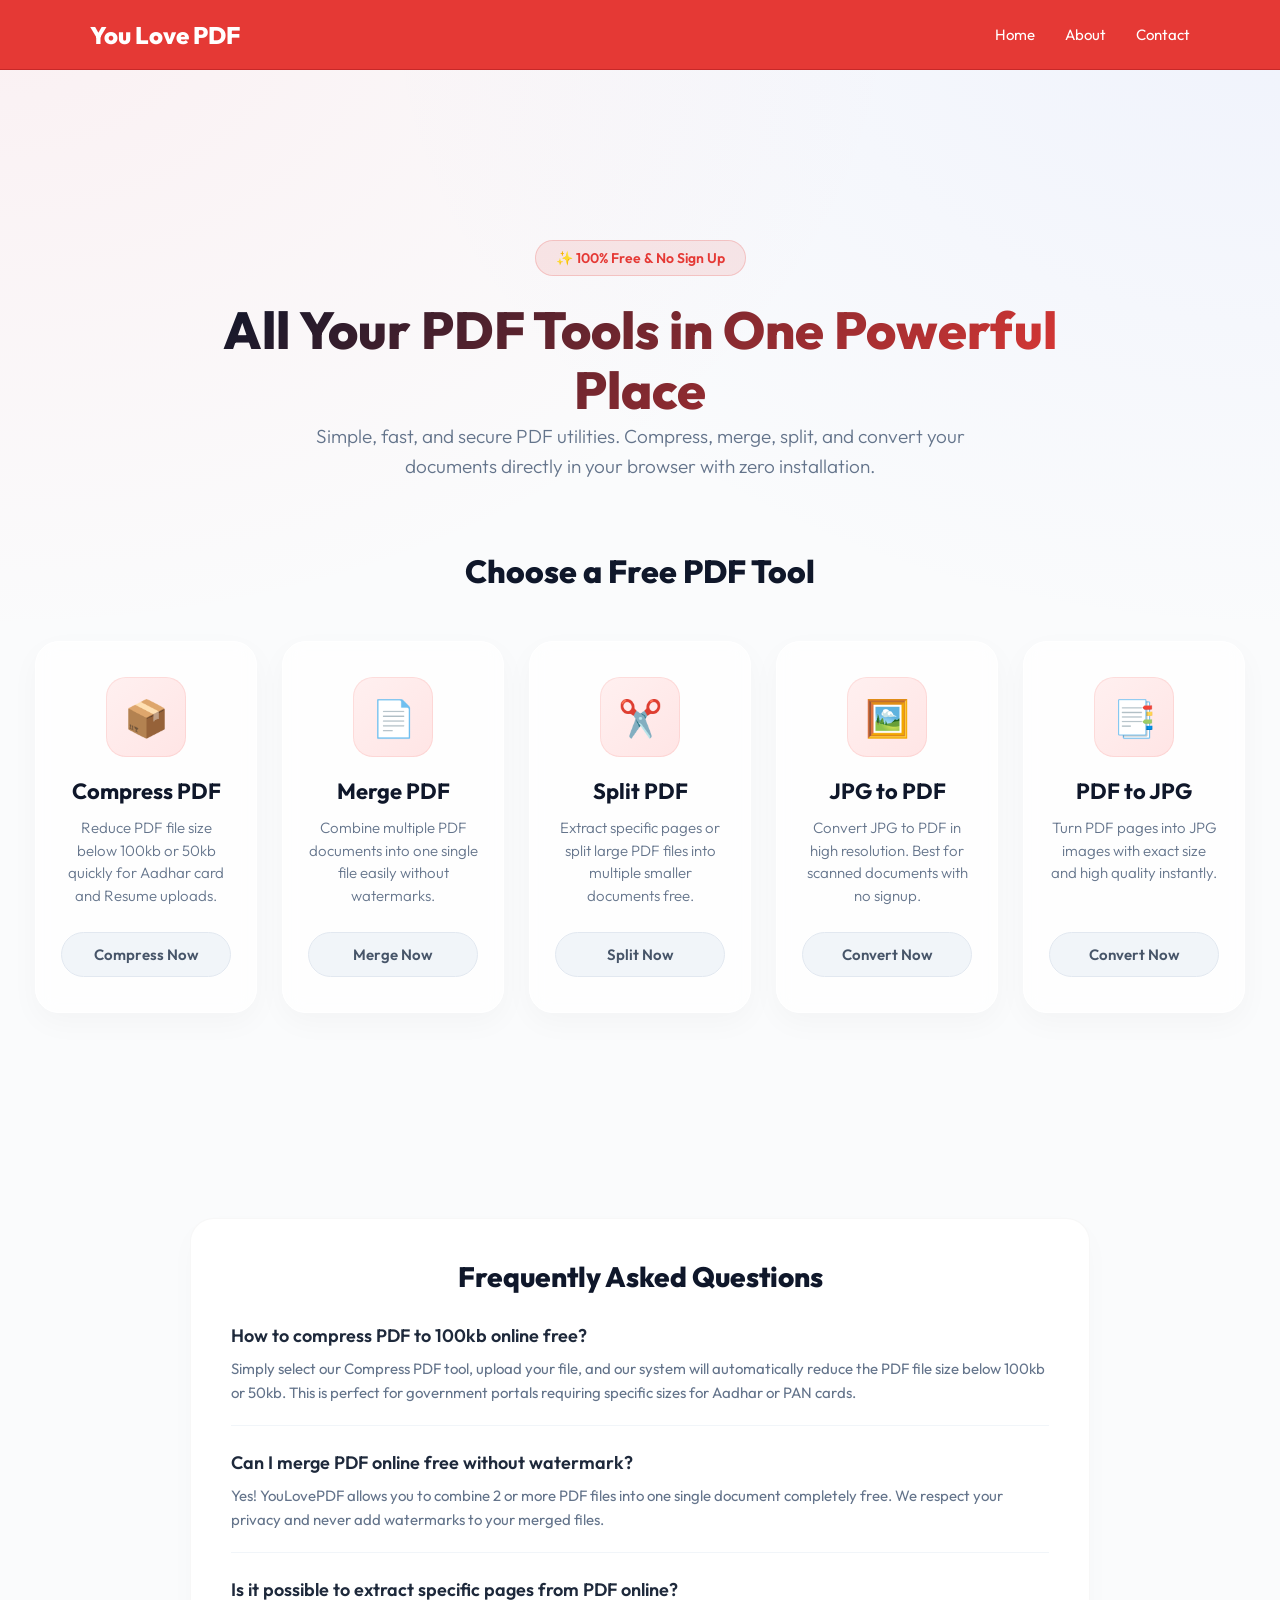
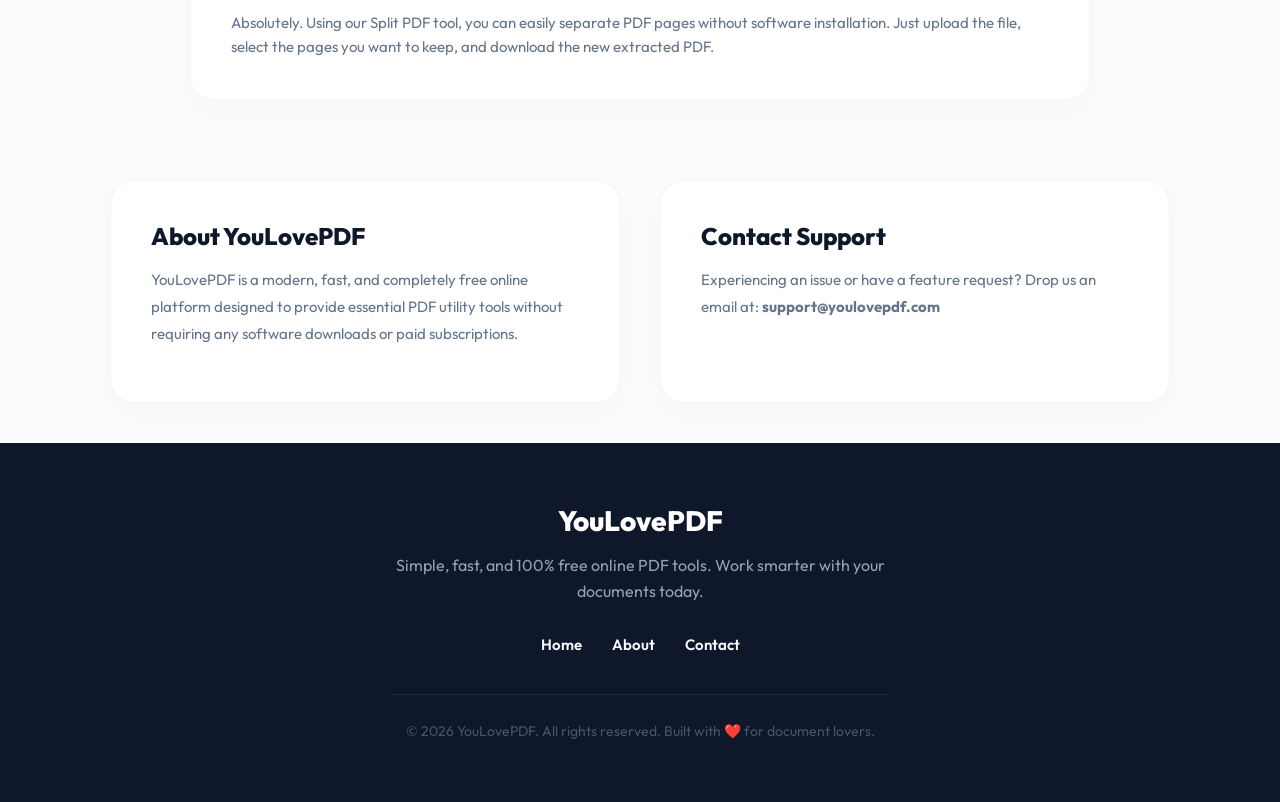
<file: index.html>
<!DOCTYPE html>
<html lang="en">
<head>
    <meta charset="UTF-8">
    <meta name="viewport" content="width=device-width, initial-scale=1.0">

    <!-- SEO Primary Meta Tags -->
    <title>Free Online PDF Tools - Compress PDF to 100kb & Merge Without Watermark | YouLovePDF</title>
    <meta name="title" content="Free Online PDF Tools - Compress PDF to 100kb & Merge Without Watermark | YouLovePDF">
    <meta name="description" content="Free online PDF tools. Compress PDF to 100kb, reduce file size below 50kb, merge PDF without watermark, split pages, and convert JPG to PDF with no sign up required.">
    <meta name="keywords" content="compress pdf to 100kb online free, reduce pdf file size below 50kb, merge pdf online free without watermark, extract specific pages from pdf online, convert jpg to pdf high resolution">
    <meta name="robots" content="index, follow">
    <link rel="canonical" href="https://youlovepdf.online/">

    <!-- Open Graph / Social Media -->
    <meta property="og:title" content="YouLovePDF - Free Online PDF Tools">
    <meta property="og:description" content="Compress PDF to 100kb, merge without watermarks, and split pages for free. No installation required.">
    <meta property="og:type" content="website">
    <meta property="og:url" content="https://youlovepdf.online/">
    <meta property="og:image" content="https://youlovepdf.online/og-image.png">
    <meta name="twitter:card" content="summary_large_image">
    <link rel="icon" type="image/png" href="favicon.png">

    <!-- Google Fonts -->
    <link rel="preconnect" href="https://fonts.googleapis.com">
    <link rel="preconnect" href="https://fonts.gstatic.com" crossorigin>
    <link href="https://fonts.googleapis.com/css2?family=Outfit:wght@300;400;600;800&display=swap" rel="stylesheet">

    <!-- Schema Structured Data (WebSite + FAQPage) -->
    <script type="application/ld+json">
    {
      "@context": "https://schema.org",
      "@graph": [
        {
          "@type": "WebSite",
          "name": "YouLovePDF",
          "url": "https://youlovepdf.online/",
          "description": "Free online PDF tools to compress, merge, split, and convert PDF files.",
          "potentialAction": {
            "@type": "SearchAction",
            "target": "https://youlovepdf.online/?s={search_term_string}",
            "query-input": "required name=search_term_string"
          }
        },
        {
          "@type": "FAQPage",
          "mainEntity": [
            {
              "@type": "Question",
              "name": "How to compress PDF to 100kb online free?",
              "acceptedAnswer": {
                "@type": "Answer",
                "text": "Simply select our Compress PDF tool, upload your file (like Aadhar or Resume), and our system will automatically reduce the PDF file size below 100kb or 50kb without losing quality."
              }
            },
            {
              "@type": "Question",
              "name": "Can I merge PDF online free without watermark?",
              "acceptedAnswer": {
                "@type": "Answer",
                "text": "Yes, YouLovePDF allows you to combine multiple PDF files into one single document completely free and without adding any watermarks to your pages."
              }
            },
            {
              "@type": "Question",
              "name": "How to extract specific pages from PDF online?",
              "acceptedAnswer": {
                "@type": "Answer",
                "text": "Use our Split PDF tool to extract specific pages or separate large PDF documents into smaller files instantly without installing any software."
              }
            }
          ]
        }
      ]
    }
    </script>

    <style>
        /* Reset & Global */
        * { margin: 0; padding: 0; box-sizing: border-box; }
        html { scroll-behavior: smooth; }
        
        body {
            font-family: 'Outfit', sans-serif;
            background-color: #fafbfc;
            background-image: 
                radial-gradient(at 0% 0%, hsla(353,100%,73%,0.08) 0px, transparent 50%),
                radial-gradient(at 100% 0%, hsla(228,100%,74%,0.08) 0px, transparent 50%);
            background-attachment: fixed;
            color: #1e293b;
            overflow-x: hidden;
        }

        /* Header */
        .header {
            width: 100%; min-height: 70px; background: #e53935;
            display: flex; align-items: center; justify-content: space-between;
            padding: 0 7%; border-bottom: 1px solid #c62828;
            position: sticky; top: 0; z-index: 1000;
        }
        .logo { font-size: 24px; font-weight: 800; color: #ffffff; white-space: nowrap; }
        .navbar { display: flex; align-items: center; gap: 30px; }
        .navbar a { text-decoration: none; color: #ffffff; font-size: 15px; transition: color 0.2s ease; }
        .navbar a:hover { color: #ffd6d6; }

        /* Ad Container */
        .page-ad {
            width: 100%; min-height: 60px; display: flex; justify-content: center;
            align-items: center; text-align: center; overflow: hidden;
            margin: 25px auto; padding: 0 10px;
        }
        .page-ad iframe {
            display: block !important; width: 468px !important; height: 60px !important;
            max-width: 100% !important; margin: 0 auto !important; border-radius: 8px;
        }

        /* Hero Section */
        .hero-section { text-align: center; padding: 60px 20px 30px; position: relative; }
        .premium-badge {
            display: inline-block; background: rgba(229, 57, 53, 0.1);
            color: #e53935; padding: 8px 20px; border-radius: 50px;
            font-size: 14px; font-weight: 600; margin-bottom: 25px;
            border: 1px solid rgba(229, 57, 53, 0.2);
        }
        .hero-section h1 {
            font-size: 52px; font-weight: 800; max-width: 850px; margin: 0 auto; line-height: 1.15;
            background: linear-gradient(135deg, #0f172a 0%, #e53935 100%);
            -webkit-background-clip: text; -webkit-text-fill-color: transparent;
        }
        .hero-section p {
            margin-top: 20px; font-size: 19px; color: #64748b; line-height: 1.6;
            max-width: 650px; margin: 0 auto; font-weight: 300;
        }

        /* Tools Section */
        .tools-wrapper { padding: 40px 20px 80px; max-width: 1250px; margin: 0 auto; }
        .tools-title { text-align: center; font-size: 32px; font-weight: 800; color: #0f172a; margin-bottom: 50px; }
        .tools-grid {
            display: grid; grid-template-columns: repeat(auto-fit, minmax(220px, 1fr)); gap: 25px; align-items: stretch;
        }

        .tool-card {
            background: rgba(255, 255, 255, 0.7); backdrop-filter: blur(10px);
            padding: 35px 25px; border: 1px solid rgba(255, 255, 255, 1);
            border-radius: 24px; text-align: center; display: flex; flex-direction: column;
            align-items: center; text-decoration: none; color: inherit;
            transition: all 0.4s cubic-bezier(0.175, 0.885, 0.32, 1.275);
            box-shadow: 0 10px 30px rgba(0, 0, 0, 0.03);
        }
        .tool-card:hover {
            transform: translateY(-12px); background: #ffffff;
            box-shadow: 0 25px 50px rgba(229, 57, 53, 0.08); border-color: rgba(229, 57, 53, 0.2);
        }
        
        .icon-wrapper {
            width: 80px; height: 80px; border-radius: 20px;
            background: linear-gradient(135deg, #fff0f0, #ffe5e5);
            display: flex; align-items: center; justify-content: center;
            font-size: 36px; margin-bottom: 20px; transition: transform 0.3s ease;
            box-shadow: inset 0 0 0 1px rgba(229, 57, 53, 0.1);
        }
        .tool-card:hover .icon-wrapper { transform: scale(1.1) rotate(5deg); }

        .tool-card h2 { font-size: 22px; font-weight: 700; color: #0f172a; margin-bottom: 12px; }
        .tool-card p { font-size: 15px; color: #64748b; line-height: 1.5; flex-grow: 1; font-weight: 300; }
        
        .tool-btn-style {
            background: #f1f5f9; color: #475569; font-weight: 600; padding: 12px 28px;
            border-radius: 50px; font-size: 15px; margin-top: 25px; width: 100%; border: 1px solid #e2e8f0;
            transition: all 0.3s ease;
        }
        .tool-card:hover .tool-btn-style {
            background: linear-gradient(135deg, #e53935, #c62828); color: #ffffff;
            border-color: transparent; box-shadow: 0 8px 20px rgba(229, 57, 53, 0.3);
        }

        /* FAQ Section */
        .faq-section {
            max-width: 900px; margin: 40px auto 80px; padding: 40px;
            background: #ffffff; border-radius: 24px; box-shadow: 0 10px 30px rgba(0,0,0,0.02);
            border: 1px solid rgba(0,0,0,0.03);
        }
        .faq-section h2 { text-align: center; font-size: 28px; color: #0f172a; margin-bottom: 30px; font-weight: 800; }
        .faq-item { margin-bottom: 25px; padding-bottom: 20px; border-bottom: 1px solid #f1f5f9; }
        .faq-item:last-child { margin-bottom: 0; padding-bottom: 0; border-bottom: none; }
        .faq-item h3 { font-size: 18px; color: #1e293b; margin-bottom: 10px; font-weight: 600; }
        .faq-item p { font-size: 15px; color: #64748b; line-height: 1.6; }

        /* Footer & Info Section */
        .info-wrapper {
            max-width: 1100px; margin: 40px auto; display: grid;
            grid-template-columns: 1fr 1fr; gap: 40px; padding: 0 20px;
        }
        .info-section {
            background: #ffffff; padding: 40px; border: 1px solid rgba(0,0,0,0.04);
            border-radius: 24px; text-align: left; box-shadow: 0 10px 30px rgba(0, 0, 0, 0.02);
        }
        .info-section h2 { font-size: 24px; color: #0f172a; margin-bottom: 15px; font-weight: 800; }
        .info-section p { font-size: 15px; line-height: 1.8; color: #64748b; margin-bottom: 15px; }

        .footer {
            margin-top: 40px; padding: 60px 20px 30px; background: #0f172a;
            color: #ffffff; text-align: center;
        }
        .footer h2 { margin-bottom: 15px; font-size: 28px; font-weight: 800; }
        .footer p { font-size: 16px; color: #94a3b8; max-width: 500px; margin: 0 auto 30px; line-height: 1.6; }
        .footer-links { margin: 30px 0; display: flex; justify-content: center; gap: 30px; flex-wrap: wrap; }
        .footer-links a { color: #f8fafc; text-decoration: none; font-size: 15px; font-weight: 600; transition: color 0.3s; }
        .footer-links a:hover { color: #e53935; }
        .footer .copyright { margin-top: 40px; font-size: 14px; color: #475569; border-top: 1px solid #1e293b; padding-top: 25px; }

        /* Mobile Responsiveness */
        @media (max-width: 768px) {
            .header { flex-direction: column; padding: 15px 20px; gap: 12px; }
            .navbar { gap: 15px; flex-wrap: wrap; justify-content: center; }
            .hero-section h1 { font-size: 38px; }
            .info-wrapper { grid-template-columns: 1fr; gap: 25px; }
            .tools-grid { grid-template-columns: 1fr; }
            .faq-section, .info-section { padding: 30px 20px; }
        }
    </style>
</head>
<body>

    <!-- HEADER -->
    <header class="header">
        <div class="logo">You Love PDF</div>
        <nav class="navbar">
            <a href="index.html">Home</a>
            <a href="#about">About</a>
            <a href="#contact">Contact</a>
        </nav>
    </header>

    <!-- TOP AD -->
    <div class="page-ad">
        <script>
            atOptions = {
                'key': '732f22f6c131ad492451f9a21d5b692e',
                'format': 'iframe',
                'height': 60,
                'width': 468,
                'params': {}
            };
        </script>
        <script src="https://www.highrevenueformat.com/732f22f6c131ad492451f9a21d5b692e/invoke.js"></script>
    </div>

    <!-- HERO SECTION -->
    <section class="hero-section">
        <div class="premium-badge">✨ 100% Free & No Sign Up</div>
        <h1>All Your PDF Tools in One Powerful Place</h1>
        <p>Simple, fast, and secure PDF utilities. Compress, merge, split, and convert your documents directly in your browser with zero installation.</p>
    </section>

    <!-- TOOLS SECTION -->
    <main class="tools-wrapper">
        <h2 class="tools-title">Choose a Free PDF Tool</h2>
        
        <div class="tools-grid">
            <!-- COMPRESS PDF -->
            <a href="https://youlovepdf.online/tools/compress.html" class="tool-card">
                <div class="icon-wrapper">📦</div>
                <h2>Compress PDF</h2>
                <p>Reduce PDF file size below 100kb or 50kb quickly for Aadhar card and Resume uploads.</p>
                <div class="tool-btn-style">Compress Now</div>
            </a>

            <!-- MERGE PDF -->
            <a href="https://youlovepdf.online/tools/merge.html" class="tool-card">
                <div class="icon-wrapper">📄</div>
                <h2>Merge PDF</h2>
                <p>Combine multiple PDF documents into one single file easily without watermarks.</p>
                <div class="tool-btn-style">Merge Now</div>
            </a>

            <!-- SPLIT PDF -->
            <a href="https://youlovepdf.online/tools/split.html" class="tool-card">
                <div class="icon-wrapper">✂️</div>
                <h2>Split PDF</h2>
                <p>Extract specific pages or split large PDF files into multiple smaller documents free.</p>
                <div class="tool-btn-style">Split Now</div>
            </a>

            <!-- JPG TO PDF -->
            <a href="https://youlovepdf.online/tools/jpg-to-pdf.html" class="tool-card">
                <div class="icon-wrapper">🖼️</div>
                <h2>JPG to PDF</h2>
                <p>Convert JPG to PDF in high resolution. Best for scanned documents with no signup.</p>
                <div class="tool-btn-style">Convert Now</div>
            </a>

            <!-- PDF TO JPG -->
            <a href="https://youlovepdf.online/tools/pdf-to-jpg.html" class="tool-card">
                <div class="icon-wrapper">📑</div>
                <h2>PDF to JPG</h2>
                <p>Turn PDF pages into JPG images with exact size and high quality instantly.</p>
                <div class="tool-btn-style">Convert Now</div>
            </a>
        </div>
    </main>

    <!-- BOTTOM AD -->
    <div class="page-ad">
        <script>
            atOptions = {
                'key': '732f22f6c131ad492451f9a21d5b692e',
                'format': 'iframe',
                'height': 60,
                'width': 468,
                'params': {}
            };
        </script>
        <script src="https://www.highrevenueformat.com/732f22f6c131ad492451f9a21d5b692e/invoke.js"></script>
    </div>

    <!-- SEO FAQ SECTION -->
    <section class="faq-section">
        <h2>Frequently Asked Questions</h2>
        
        <div class="faq-item">
            <h3>How to compress PDF to 100kb online free?</h3>
            <p>Simply select our Compress PDF tool, upload your file, and our system will automatically reduce the PDF file size below 100kb or 50kb. This is perfect for government portals requiring specific sizes for Aadhar or PAN cards.</p>
        </div>
        
        <div class="faq-item">
            <h3>Can I merge PDF online free without watermark?</h3>
            <p>Yes! YouLovePDF allows you to combine 2 or more PDF files into one single document completely free. We respect your privacy and never add watermarks to your merged files.</p>
        </div>

        <div class="faq-item">
            <h3>Is it possible to extract specific pages from PDF online?</h3>
            <p>Absolutely. Using our Split PDF tool, you can easily separate PDF pages without software installation. Just upload the file, select the pages you want to keep, and download the new extracted PDF.</p>
        </div>
    </section>

    <!-- ABOUT & CONTACT -->
    <div class="info-wrapper">
        <section id="about" class="info-section">
            <h2>About YouLovePDF</h2>
            <p>YouLovePDF is a modern, fast, and completely free online platform designed to provide essential PDF utility tools without requiring any software downloads or paid subscriptions.</p>
        </section>

        <section id="contact" class="info-section">
            <h2>Contact Support</h2>
            <p>Experiencing an issue or have a feature request? Drop us an email at: <strong>support@youlovepdf.com</strong></p>
        </section>
    </div>

    <!-- FOOTER -->
    <footer class="footer">
        <h2>YouLovePDF</h2>
        <p>Simple, fast, and 100% free online PDF tools. Work smarter with your documents today.</p>
        
        <div class="footer-links">
            <a href="index.html">Home</a>
            <a href="#about">About</a>
            <a href="#contact">Contact</a>
        </div>
        
        <p class="copyright">
            © 2026 YouLovePDF. All rights reserved. Built with ❤️ for document lovers.
        </p>
    </footer>

</body>
</html>
</file>
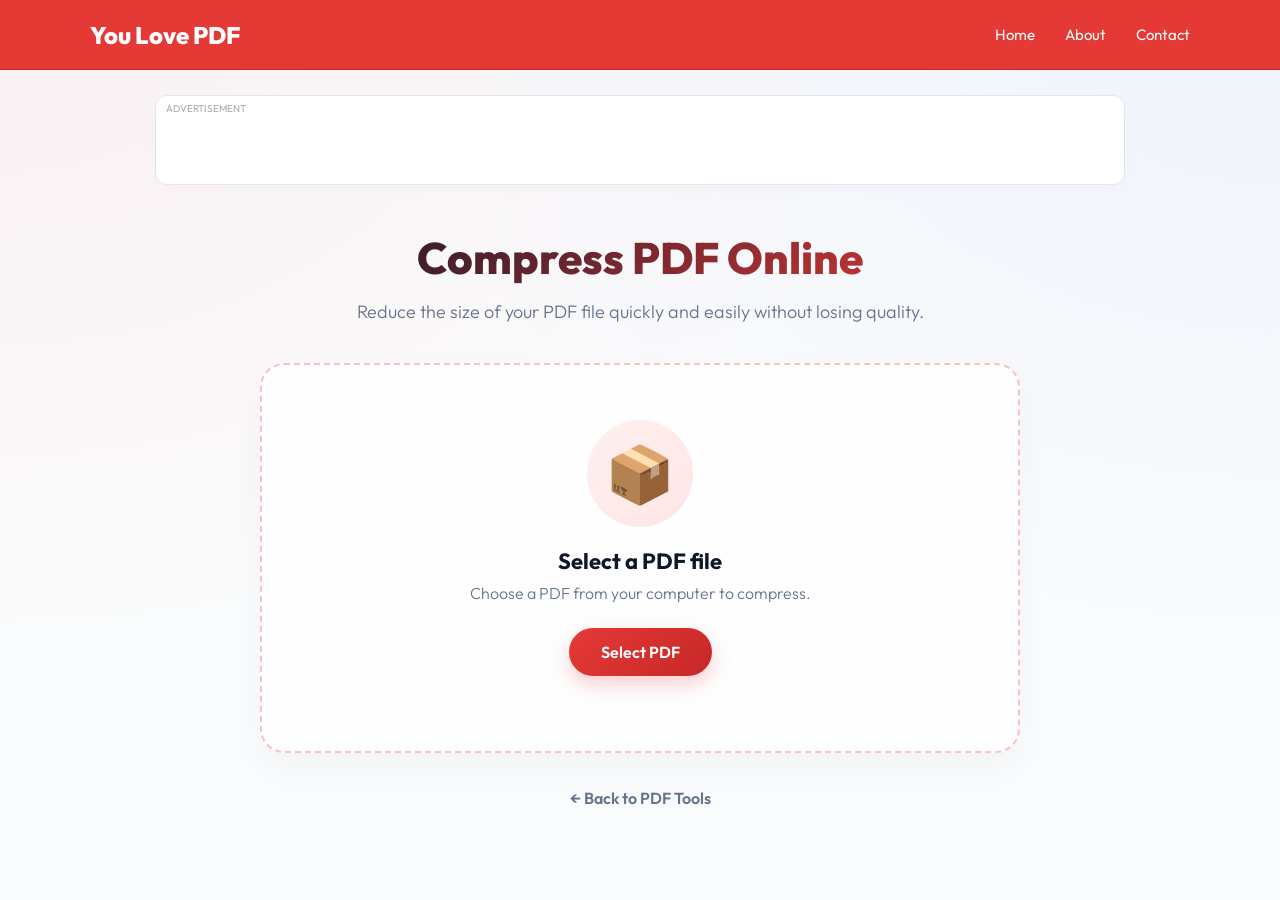
<file: tools/compress.html>
<!DOCTYPE html>
<html lang="en">
<head>
    <meta charset="UTF-8">
    <meta name="viewport" content="width=device-width, initial-scale=1.0">
    
    <!-- SEO Primary Meta Tags -->
    <title>Compress PDF to 100kb Online Free - YouLovePDF</title>
    <meta name="title" content="Compress PDF to 100kb Online Free - YouLovePDF">
    <meta name="description" content="Compress PDF online for free. Reduce PDF file size below 100kb or 50kb quickly without losing quality. Perfect for Aadhar, PAN, and Resume uploads.">
    <meta name="keywords" content="compress pdf to 100kb online free, reduce pdf file size below 50kb, compress aadhar card pdf file size, compress pdf free no sign up">
    <meta name="robots" content="index, follow">
    <link rel="canonical" href="https://youlovepdf.online/tools/compress.html">

    <!-- Open Graph / Social Media -->
    <meta property="og:title" content="Compress PDF to 100kb Online Free - YouLovePDF">
    <meta property="og:description" content="Free online PDF compressor to reduce PDF file size quickly and easily without installation.">
    <meta property="og:type" content="website">
    <meta property="og:url" content="https://youlovepdf.online/tools/compress.html">
    <meta property="og:image" content="https://youlovepdf.online/og-image.png">
    <meta name="twitter:card" content="summary_large_image">
    <link rel="icon" type="image/png" href="../favicon.png">

    <!-- Google Fonts for Premium Look -->
    <link rel="preconnect" href="https://fonts.googleapis.com">
    <link rel="preconnect" href="https://fonts.gstatic.com" crossorigin>
    <link href="https://fonts.googleapis.com/css2?family=Outfit:wght@300;400;600;800&display=swap" rel="stylesheet">

    <!-- Schema Structured Data -->
    <script type="application/ld+json">
    {
      "@context": "https://schema.org",
      "@type": "WebApplication",
      "name": "YouLovePDF - Compress PDF",
      "url": "https://youlovepdf.online/tools/compress.html",
      "description": "Reduce PDF file size for free without losing quality.",
      "applicationCategory": "Utility",
      "operatingSystem": "All"
    }
    </script>

    <style>
        * {
            margin: 0;
            padding: 0;
            box-sizing: border-box;
        }

        body {
            font-family: 'Outfit', sans-serif;
            background-color: #fafbfc;
            background-image: 
                radial-gradient(at 0% 0%, hsla(353,100%,73%,0.08) 0px, transparent 50%),
                radial-gradient(at 100% 0%, hsla(228,100%,74%,0.08) 0px, transparent 50%);
            background-attachment: fixed;
            color: #1e293b;
            overflow-x: hidden;
        }

        .header {
            width: 100%;
            min-height: 70px;
            background: #e53935;
            display: flex;
            align-items: center;
            justify-content: space-between;
            padding: 0 7%;
            border-bottom: 1px solid #c62828;
            position: sticky;
            top: 0;
            z-index: 1000;
        }

        .logo {
            font-size: 24px;
            font-weight: 800;
            color: #ffffff;
        }

        .navbar {
            display: flex;
            gap: 30px;
        }

        .navbar a {
            text-decoration: none;
            color: #ffffff;
            font-size: 15px;
            transition: color 0.2s ease;
        }

        .navbar a:hover {
            color: #ffd6d6;
        }

        .top-ad {
            width: min(970px, 92%);
            min-height: 90px;
            margin: 25px auto 0;
            background: #ffffff;
            border: 1px solid #e2e5ea;
            border-radius: 12px;
            display: flex;
            align-items: center;
            justify-content: center;
            color: #999;
            font-size: 13px;
            position: relative;
            overflow: hidden;
            box-shadow: 0 4px 12px rgba(0,0,0,0.02);
        }

        .top-ad-label {
            position: absolute;
            top: 6px;
            left: 10px;
            font-size: 10px;
            color: #aaa;
            text-transform: uppercase;
            z-index: 2;
        }

        .ad-container {
            width: 100%;
            display: flex;
            justify-content: center;
            align-items: center;
            text-align: center;
            overflow: hidden;
        }

        .ad-container iframe {
            display: block !important;
            margin: 0 auto !important;
        }

        .container {
            max-width: 800px;
            margin: 45px auto 70px;
            padding: 0 20px;
            text-align: center;
        }

        h1 {
            font-size: 44px;
            font-weight: 800;
            margin-bottom: 15px;
            background: linear-gradient(135deg, #0f172a 0%, #e53935 100%);
            -webkit-background-clip: text;
            -webkit-text-fill-color: transparent;
        }

        .description {
            color: #64748b;
            font-size: 18px;
            margin-bottom: 40px;
            font-weight: 300;
        }

        .upload-box {
            background: rgba(255, 255, 255, 0.8);
            backdrop-filter: blur(12px);
            border: 2px dashed rgba(229, 57, 53, 0.3);
            border-radius: 24px;
            padding: 55px 25px;
            box-shadow: 0 15px 35px rgba(0, 0, 0, 0.03);
            transition: all 0.3s ease;
        }
        .upload-box:hover {
            border-color: #e53935;
            background: #ffffff;
            box-shadow: 0 20px 40px rgba(229, 57, 53, 0.08);
        }

        .upload-icon {
            font-size: 56px;
            margin-bottom: 20px;
            display: inline-block;
            background: linear-gradient(135deg, #fff0f0, #ffe5e5);
            padding: 18px;
            border-radius: 50%;
        }

        .upload-box h2 {
            margin-bottom: 8px;
            font-size: 22px;
            font-weight: 700;
            color: #0f172a;
        }

        .upload-box p {
            color: #64748b;
            margin-bottom: 25px;
            font-weight: 300;
        }

        .upload-button {
            display: inline-block;
            background: linear-gradient(135deg, #e53935, #c62828);
            color: white;
            padding: 14px 32px;
            border-radius: 50px;
            cursor: pointer;
            font-size: 16px;
            font-weight: 600;
            box-shadow: 0 8px 20px rgba(229, 57, 53, 0.25);
            transition: transform 0.2s, box-shadow 0.2s;
        }

        .upload-button:hover {
            transform: translateY(-2px);
            box-shadow: 0 12px 25px rgba(229, 57, 53, 0.35);
        }

        #pdfFile {
            display: none;
        }

        #fileName {
            margin-top: 20px;
            color: #0f172a;
            font-weight: 600;
            font-size: 16px;
        }

        #fileSize {
            margin-top: 6px;
            color: #64748b;
            font-size: 14px;
        }

        #compressButton {
            display: none;
            margin: 20px auto 0;
            padding: 14px 32px;
            background: linear-gradient(135deg, #e53935, #c62828);
            color: white;
            border: none;
            border-radius: 50px;
            cursor: pointer;
            font-size: 16px;
            font-weight: 600;
            box-shadow: 0 8px 20px rgba(229, 57, 53, 0.25);
            transition: transform 0.2s;
        }

        #compressButton:hover {
            transform: translateY(-2px);
        }

        #compressButton:disabled {
            opacity: 0.7;
            cursor: not-allowed;
            transform: none;
        }

        #processingArea {
            display: none;
            margin: 28px auto 0;
            max-width: 520px;
        }

        #progressPercentage {
            font-size: 24px;
            font-weight: 800;
            color: #0f172a;
            margin-bottom: 10px;
        }

        .progress-track {
            width: 100%;
            height: 12px;
            background: #e2e8f0;
            border-radius: 999px;
            overflow: hidden;
        }

        #progressBar {
            width: 0%;
            height: 100%;
            background: linear-gradient(135deg, #e53935, #c62828);
            border-radius: 999px;
            transition: width 0.25s ease;
        }

        #progressText {
            margin-top: 10px;
            color: #64748b;
            font-size: 14px;
        }

        /* Please wait area */
        #pleaseWaitArea {
            display: none;
            margin-top: 20px;
        }

        #pleaseWaitText {
            color: #475569;
            font-size: 14px;
            font-weight: 600;
            margin-bottom: 12px;
        }

        .processing-ad {
            width: 100%;
            min-height: 60px;
            display: flex;
            justify-content: center;
            align-items: center;
            overflow: hidden;
            background: #ffffff;
            border-radius: 12px;
            border: 1px solid #e2e8f0;
        }

        .processing-ad iframe {
            display: block !important;
            margin: 0 auto !important;
        }

        #status {
            margin-top: 20px;
            color: #0f172a;
            font-weight: 700;
            font-size: 16px;
        }

        #result {
            margin-top: 8px;
            color: #64748b;
            font-size: 15px;
        }

        #downloadButton {
            display: none;
            margin: 24px auto 0;
            padding: 14px 32px;
            background: linear-gradient(135deg, #10b981, #059669); /* Green for success download */
            color: white;
            border: none;
            border-radius: 50px;
            cursor: pointer;
            font-size: 16px;
            font-weight: 600;
            box-shadow: 0 8px 20px rgba(16, 185, 129, 0.25);
            transition: transform 0.2s;
        }

        #downloadButton:hover {
            transform: translateY(-2px);
            box-shadow: 0 12px 25px rgba(16, 185, 129, 0.35);
        }

        .back-button {
            display: inline-block;
            margin-top: 35px;
            text-decoration: none;
            color: #64748b;
            font-weight: 600;
            transition: color 0.2s;
        }
        .back-button:hover {
            color: #e53935;
        }

        @media (max-width: 768px) {
            .header {
                min-height: auto;
                padding: 20px;
                flex-direction: column;
                gap: 15px;
            }

            .navbar {
                gap: 18px;
                flex-wrap: wrap;
                justify-content: center;
            }

            .top-ad {
                min-height: 70px;
            }

            .container {
                margin: 40px auto;
            }

            h1 {
                font-size: 32px;
            }

            .upload-box {
                padding: 40px 15px;
            }

            .ad-container iframe, .processing-ad iframe {
                max-width: 100% !important;
            }
        }
    </style>
</head>

<body>

<header class="header">
    <div class="logo">You Love PDF</div>
    <nav class="navbar">
        <a href="../index.html">Home</a>
        <a href="../index.html#about">About</a>
        <a href="../index.html#contact">Contact</a>
    </nav>
</header>

<!-- Top Advertisement -->
<div class="top-ad">
    <span class="top-ad-label">Advertisement</span>
    <div class="ad-container">
        <script>
            atOptions = {
                'key' : '732f22f6c131ad492451f9a21d5b692e',
                'format' : 'iframe',
                'height' : 60,
                'width' : 468,
                'params' : {}
            };
        </script>
        <script src="https://www.highrevenueformat.com/732f22f6c131ad492451f9a21d5b692e/invoke.js"></script>
    </div>
</div>

<main class="container">
    <h1>Compress PDF Online</h1>
    <p class="description">Reduce the size of your PDF file quickly and easily without losing quality.</p>

    <div class="upload-box">
        <div class="upload-icon">📦</div>
        <h2>Select a PDF file</h2>
        <p>Choose a PDF from your computer to compress.</p>

        <label for="pdfFile" class="upload-button">Select PDF</label>
        <input type="file" id="pdfFile" accept=".pdf,application/pdf">

        <div id="fileName"></div>
        <div id="fileSize"></div>

        <button id="compressButton">Compress PDF</button>

        <div id="processingArea">
            <div id="progressPercentage">0%</div>
            <div class="progress-track">
                <div id="progressBar"></div>
            </div>
            <div id="progressText">Preparing...</div>

            <!-- Please Wait + Ad -->
            <div id="pleaseWaitArea">
                <div id="pleaseWaitText">Please wait while your PDF is being processed...</div>
                <div class="processing-ad">
                    <script>
                        atOptions = {
                            'key' : '732f22f6c131ad492451f9a21d5b692e',
                            'format' : 'iframe',
                            'height' : 60,
                            'width' : 468,
                            'params' : {}
                        };
                    </script>
                    <script src="https://www.highrevenueformat.com/732f22f6c131ad492451f9a21d5b692e/invoke.js"></script>
                </div>
            </div>

            <button id="downloadButton">Download PDF</button>
        </div>

        <div id="status"></div>
        <div id="result"></div>
    </div>

    <a href="../index.html" class="back-button">← Back to PDF Tools</a>
</main>

<script>
    const BACKEND_URL = "https://you-love-pdf-backend.onrender.com";

    const pdfFile = document.getElementById("pdfFile");
    const fileName = document.getElementById("fileName");
    const fileSize = document.getElementById("fileSize");
    const compressButton = document.getElementById("compressButton");
    const status = document.getElementById("status");
    const result = document.getElementById("result");
    const progressArea = document.getElementById("processingArea");
    const progressBar = document.getElementById("progressBar");
    const progressPercentage = document.getElementById("progressPercentage");
    const progressText = document.getElementById("progressText");
    const pleaseWaitArea = document.getElementById("pleaseWaitArea");
    const downloadButton = document.getElementById("downloadButton");

    let readyDownloadUrl = null;
    let readyDownloadName = null;

    function formatSize(bytes) {
        if (bytes < 1024) return bytes.toFixed(0) + " B";
        if (bytes < 1024 * 1024) return (bytes / 1024).toFixed(2) + " KB";
        return (bytes / (1024 * 1024)).toFixed(2) + " MB";
    }

    pdfFile.addEventListener("change", function () {
        if (pdfFile.files.length === 0) return;
        const file = pdfFile.files[0];

        if (file.type !== "application/pdf" && !file.name.toLowerCase().endsWith(".pdf")) {
            alert("Please select a PDF file.");
            pdfFile.value = "";
            return;
        }

        fileName.textContent = "Selected: " + file.name;
        fileSize.textContent = "Original size: " + formatSize(file.size);
        compressButton.style.display = "inline-block";
        status.textContent = "";
        result.textContent = "";
    });

    compressButton.addEventListener("click", async function () {
        if (pdfFile.files.length === 0) {
            alert("Please select a PDF file first.");
            return;
        }

        const file = pdfFile.files[0];
        compressButton.disabled = true;
        downloadButton.style.display = "none";

        if (readyDownloadUrl) {
            URL.revokeObjectURL(readyDownloadUrl);
            readyDownloadUrl = null;
        }

        progressArea.style.display = "block";
        pleaseWaitArea.style.display = "block";
        status.textContent = "";
        result.textContent = "";

        progressBar.style.width = "0%";
        progressPercentage.textContent = "0%";
        progressPercentage.style.display = "";
        document.querySelector("#processingArea .progress-track").style.display = "";
        progressText.textContent = "Preparing compression...";
        progressText.style.display = "";
        compressButton.textContent = "Compressing...";
        status.textContent = "Uploading PDF...";

        let progress = 5;
        progressBar.style.width = progress + "%";
        progressPercentage.textContent = progress + "%";

        const progressTimer = setInterval(function () {
            if (progress < 90) {
                progress += Math.max(1, Math.round((90 - progress) / 12));
                if (progress > 90) progress = 90;
                progressBar.style.width = progress + "%";
                progressPercentage.textContent = progress + "%";
                progressText.textContent = progress < 35 ? "Uploading PDF..." : "Compressing PDF...";
            }
        }, 350);

        try {
            const formData = new FormData();
            formData.append("file", file);
            status.textContent = "Compressing PDF...";

            const response = await fetch(BACKEND_URL + "/compress", {
                method: "POST",
                body: formData
            });

            if (!response.ok) {
                let errorMessage = "PDF compression failed.";
                try {
                    const errorData = await response.json();
                    if (errorData.message) errorMessage = errorData.message;
                } catch (e) {}
                throw new Error(errorMessage);
            }

            status.textContent = "Preparing download...";
            const compressedBlob = await response.blob();
            clearInterval(progressTimer);

            const compressedSize = compressedBlob.size;
            readyDownloadUrl = URL.createObjectURL(compressedBlob);
            readyDownloadName = "compressed-" + file.name;

            progressBar.style.width = "100%";
            progressPercentage.textContent = "100%";
            progressText.textContent = "PDF is ready to download.";

            if (compressedSize < file.size) {
                const reduction = (((file.size - compressedSize) / file.size) * 100).toFixed(1);
                status.textContent = "Compression complete!";
                result.textContent = "Original: " + formatSize(file.size) + " → Compressed: " + formatSize(compressedSize) + " (" + reduction + "% smaller)";
            } else {
                status.textContent = "PDF processed successfully.";
                result.textContent = "The PDF could not be reduced further, so the original file was kept.";
            }

            setTimeout(function () {
                progressPercentage.style.display = "none";
                document.querySelector("#processingArea .progress-track").style.display = "none";
                progressText.style.display = "none";
                pleaseWaitArea.style.display = "none";
                downloadButton.style.display = "inline-block";
            }, 250);

        } catch (error) {
            clearInterval(progressTimer);
            progressArea.style.display = "none";
            pleaseWaitArea.style.display = "none";
            progressPercentage.style.display = "";
            document.querySelector("#processingArea .progress-track").style.display = "";
            progressText.style.display = "";
            downloadButton.style.display = "none";

            console.error("Compression error:", error);
            status.textContent = "";
            alert(error.message || "Sorry, this PDF could not be compressed.");
        }

        compressButton.disabled = false;
        compressButton.textContent = "Compress PDF";
    });

    downloadButton.addEventListener("click", function () {
        if (!readyDownloadUrl) {
            alert("Your PDF is not ready yet.");
            return;
        }

        const downloadLink = document.createElement("a");
        downloadLink.href = readyDownloadUrl;
        downloadLink.download = readyDownloadName || "compressed.pdf";
        document.body.appendChild(downloadLink);
        downloadLink.click();
        downloadLink.remove();

        setTimeout(function () {
            if (readyDownloadUrl) {
                URL.revokeObjectURL(readyDownloadUrl);
                readyDownloadUrl = null;
            }
        }, 1500);
    });
</script>

</body>
</html>
</file>
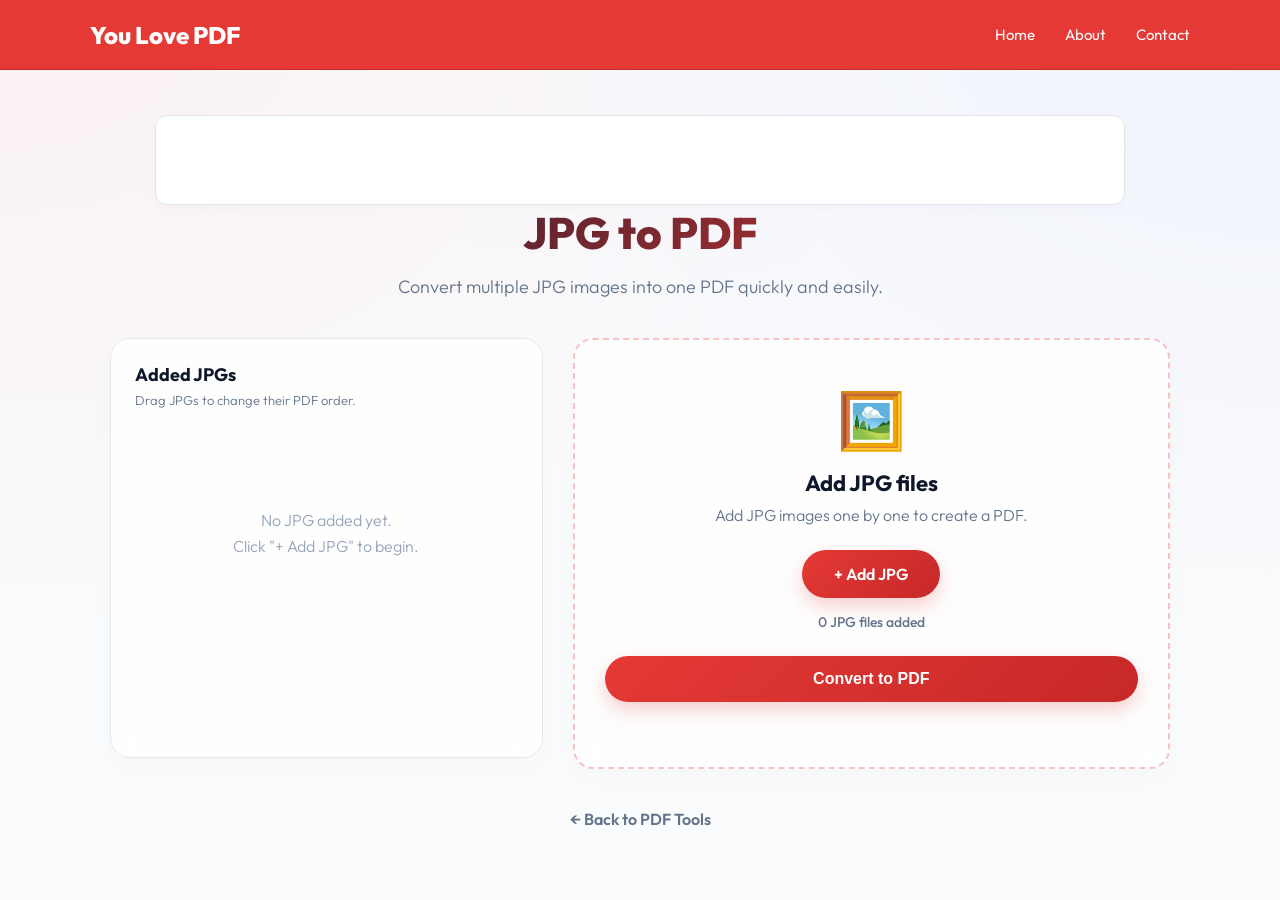
<file: tools/jpg-to-pdf.html>
<!DOCTYPE html>
<html lang="en">
<head>
<meta charset="UTF-8">
<meta name="viewport" content="width=device-width, initial-scale=1.0">
<title>JPG to PDF Converter Online - Free JPG to PDF | You Love PDF</title>
<meta name="description" content="Convert JPG and JPEG images to PDF online for free. Combine multiple JPG images into one PDF quickly and easily with You Love PDF.">
<meta name="keywords" content="JPG to PDF, JPG to PDF converter, JPEG to PDF, convert JPG to PDF, images to PDF, JPG PDF converter online, free JPG to PDF">
<meta name="robots" content="index, follow">
<link rel="canonical" href="https://youlovepdf.online/tools/jpg-to-pdf.html">
<link rel="icon" type="image/png" href="/favicon.png">
<meta property="og:title" content="JPG to PDF Converter Online - Free JPG to PDF">
<meta property="og:description" content="Convert multiple JPG and JPEG images into one PDF online for free with You Love PDF.">
<meta property="og:type" content="website">
<meta property="og:url" content="https://youlovepdf.online/tools/jpg-to-pdf.html">
<meta property="og:site_name" content="You Love PDF">

<!-- Google Fonts for Premium Look -->
<link rel="preconnect" href="https://fonts.googleapis.com">
<link rel="preconnect" href="https://fonts.gstatic.com" crossorigin>
<link href="https://fonts.googleapis.com/css2?family=Outfit:wght@300;400;600;800&display=swap" rel="stylesheet">

<style>
    * {
        margin: 0;
        padding: 0;
        box-sizing: border-box;
    }

    body {
        font-family: 'Outfit', sans-serif;
        background-color: #fafbfc;
        background-image: 
            radial-gradient(at 0% 0%, hsla(353,100%,73%,0.08) 0px, transparent 50%),
            radial-gradient(at 100% 0%, hsla(228,100%,74%,0.08) 0px, transparent 50%);
        background-attachment: fixed;
        color: #1e293b;
        overflow-x: hidden;
    }

    /* HEADER */
    .header {
        width: 100%;
        min-height: 70px;
        background: #e53935;
        display: flex;
        align-items: center;
        justify-content: space-between;
        padding: 0 7%;
        border-bottom: 1px solid #c62828;
        position: sticky;
        top: 0;
        z-index: 1000;
    }

    .logo {
        font-size: 24px;
        font-weight: 800;
        color: #ffffff;
    }

    .navbar {
        display: flex;
        gap: 30px;
    }

    .navbar a {
        text-decoration: none;
        color: #ffffff;
        font-size: 15px;
        transition: color 0.2s ease;
    }

    .navbar a:hover {
        color: #ffd6d6;
    }

    /* TOP AD */
    .ad-container {
        width: min(970px, 92%);
        min-height: 90px;
        margin: 25px auto 0;
        background: #ffffff;
        border: 1px solid #e2e5ea;
        border-radius: 12px;
        display: flex;
        align-items: center;
        justify-content: center;
        color: #999;
        font-size: 13px;
        position: relative;
        overflow: hidden;
        box-shadow: 0 4px 12px rgba(0,0,0,0.02);
    }

    .ad-container iframe {
        display: block !important;
        margin: 0 auto !important;
    }

    /* MAIN CONTAINER */
    .container {
        max-width: 1100px;
        margin: 45px auto 70px;
        padding: 0 20px;
    }

    h1 {
        text-align: center;
        font-size: 44px;
        font-weight: 800;
        margin-bottom: 15px;
        background: linear-gradient(135deg, #0f172a 0%, #e53935 100%);
        -webkit-background-clip: text;
        -webkit-text-fill-color: transparent;
    }

    .description {
        text-align: center;
        color: #64748b;
        font-size: 18px;
        margin-bottom: 40px;
        font-weight: 300;
    }

    /* TOOL AREA */
    .tool-area {
        display: flex;
        gap: 30px;
        align-items: flex-start;
    }

    .preview-section {
        width: 42%;
        background: rgba(255, 255, 255, 0.8);
        backdrop-filter: blur(12px);
        border: 1px solid #e2e8f0;
        border-radius: 20px;
        padding: 24px;
        min-height: 420px;
        box-shadow: 0 10px 30px rgba(0,0,0,0.02);
    }

    .preview-title {
        font-size: 18px;
        font-weight: 700;
        color: #0f172a;
        margin-bottom: 6px;
    }

    .preview-help {
        color: #64748b;
        font-size: 13px;
        margin-bottom: 20px;
        font-weight: 300;
    }

    #imageList {
        display: flex;
        flex-direction: column;
        gap: 14px;
    }

    .empty-preview {
        color: #94a3b8;
        text-align: center;
        padding: 80px 20px;
        line-height: 1.6;
        font-weight: 300;
    }

    .image-item {
        background: #ffffff;
        border: 1px solid #e2e8f0;
        border-radius: 14px;
        padding: 12px;
        display: flex;
        gap: 12px;
        align-items: center;
        cursor: grab;
        transition: border-color 0.2s, box-shadow 0.2s;
    }

    .image-item.dragging {
        opacity: 0.45;
    }

    .image-item:hover {
        border-color: #cbd5e1;
        box-shadow: 0 4px 12px rgba(0,0,0,0.03);
    }

    .image-thumbnail {
        width: 70px;
        height: 90px;
        background: #f8fafc;
        border: 1px solid #e2e8f0;
        border-radius: 8px;
        overflow: hidden;
        display: flex;
        align-items: center;
        justify-content: center;
        flex-shrink: 0;
    }

    .image-thumbnail img {
        width: 100%;
        height: 100%;
        object-fit: contain;
    }

    .image-info {
        flex: 1;
        min-width: 0;
    }

    .image-number {
        font-size: 12px;
        color: #64748b;
        margin-bottom: 4px;
        font-weight: 600;
    }

    .image-name {
        font-weight: 600;
        font-size: 14px;
        color: #0f172a;
        word-break: break-word;
        margin-bottom: 4px;
    }

    .image-size {
        color: #94a3b8;
        font-size: 12px;
    }

    .remove-button {
        background: #fff;
        border: 1px solid #fee2e2;
        color: #e53935;
        border-radius: 8px;
        padding: 8px 12px;
        cursor: pointer;
        font-size: 12px;
        font-weight: 600;
        transition: background 0.2s, color 0.2s;
    }

    .remove-button:hover {
        background: #e53935;
        color: white;
    }

    /* UPLOAD SECTION */
    .upload-section {
        width: 58%;
        background: rgba(255, 255, 255, 0.8);
        backdrop-filter: blur(12px);
        border-radius: 20px;
        padding: 45px 30px;
        text-align: center;
        border: 2px dashed rgba(229, 57, 53, 0.3);
        box-shadow: 0 10px 30px rgba(0,0,0,0.02);
        transition: all 0.3s ease;
    }

    .upload-section:hover {
        border-color: #e53935;
        background: #ffffff;
    }

    .upload-icon {
        font-size: 55px;
        margin-bottom: 15px;
    }

    .upload-section h2 {
        margin-bottom: 8px;
        color: #0f172a;
        font-weight: 700;
        font-size: 22px;
    }

    .upload-section p {
        color: #64748b;
        margin-bottom: 25px;
        font-weight: 300;
    }

    .add-button {
        display: inline-block;
        background: linear-gradient(135deg, #e53935, #c62828);
        color: white;
        padding: 14px 32px;
        border-radius: 50px;
        cursor: pointer;
        font-size: 16px;
        font-weight: 600;
        box-shadow: 0 8px 20px rgba(229, 57, 53, 0.25);
        transition: transform 0.2s, box-shadow 0.2s;
    }

    .add-button:hover {
        transform: translateY(-2px);
        box-shadow: 0 12px 25px rgba(229, 57, 53, 0.35);
    }

    #imageFile {
        display: none;
    }

    #convertButton {
        display: block;
        width: 100%;
        margin-top: 25px;
        padding: 14px 32px;
        background: linear-gradient(135deg, #e53935, #c62828);
        color: white;
        border: none;
        border-radius: 50px;
        cursor: pointer;
        font-size: 16px;
        font-weight: 600;
        box-shadow: 0 8px 20px rgba(229, 57, 53, 0.25);
        transition: transform 0.2s;
    }

    #convertButton:hover {
        transform: translateY(-2px);
    }

    #convertButton:disabled {
        opacity: 0.7;
        cursor: not-allowed;
        transform: none;
    }

    .file-count {
        margin-top: 15px;
        color: #64748b;
        font-size: 14px;
        font-weight: 500;
    }

    /* STATUS & MESSAGES */
    #status {
        margin-top: 20px;
        color: #0f172a;
        font-weight: 600;
        line-height: 1.5;
        font-size: 15px;
    }

    #result {
        margin-top: 8px;
        color: #64748b;
    }

    /* PROCESSING AREA */
    #processingArea {
        display: none;
        margin: 30px auto 0;
        max-width: 520px;
    }

    #progressPercentage {
        font-size: 24px;
        font-weight: 800;
        color: #0f172a;
        margin-bottom: 10px;
    }

    .progress-track {
        width: 100%;
        height: 12px;
        background: #e2e8f0;
        border-radius: 999px;
        overflow: hidden;
    }

    #progressBar {
        width: 0%;
        height: 100%;
        background: linear-gradient(135deg, #e53935, #c62828);
        border-radius: 999px;
        transition: width 0.25s ease;
    }

    #progressText {
        margin-top: 10px;
        color: #64748b;
        font-size: 14px;
    }

    /* PLEASE WAIT + AD */
    #pleaseWaitArea {
        display: none;
        margin-top: 18px;
    }

    #pleaseWaitText {
        color: #475569;
        font-size: 14px;
        font-weight: 600;
        margin-bottom: 12px;
    }

    .processing-ad {
        width: 100%;
        min-height: 60px;
        display: flex;
        justify-content: center;
        align-items: center;
        overflow: hidden;
        background: #ffffff;
        border-radius: 12px;
        border: 1px solid #e2e8f0;
    }

    .processing-ad iframe {
        display: block !important;
        margin: 0 auto !important;
    }

    /* DOWNLOAD BUTTON */
    #downloadButton {
        display: none;
        width: 100%;
        margin: 24px auto 0;
        padding: 14px 32px;
        background: linear-gradient(135deg, #10b981, #059669);
        color: white;
        border: none;
        border-radius: 50px;
        cursor: pointer;
        font-size: 16px;
        font-weight: 600;
        box-shadow: 0 8px 20px rgba(16, 185, 129, 0.25);
        transition: transform 0.2s;
    }

    #downloadButton:hover {
        transform: translateY(-2px);
        box-shadow: 0 12px 25px rgba(16, 185, 129, 0.35);
    }

    /* BACK */
    .back-button {
        display: block;
        width: fit-content;
        margin: 40px auto 0;
        text-decoration: none;
        color: #64748b;
        font-weight: 600;
        transition: color 0.2s;
    }

    .back-button:hover {
        color: #e53935;
    }

    /* MOBILE */
    @media (max-width: 800px) {
        .header {
            min-height: auto;
            padding: 20px;
            flex-direction: column;
            gap: 15px;
        }

        .navbar {
            gap: 18px;
            flex-wrap: wrap;
            justify-content: center;
        }

        .container {
            margin: 40px auto;
        }

        h1 {
            font-size: 32px;
        }

        .tool-area {
            flex-direction: column;
        }

        .preview-section,
        .upload-section {
            width: 100%;
        }

        .preview-section {
            order: 2;
        }

        .upload-section {
            order: 1;
            padding: 30px 20px;
        }
    }
</style>
</head>

<body>

<header class="header">
    <div class="logo">
        You Love PDF
    </div>
    <nav class="navbar">
        <a href="https://ruhit9090.github.io/you-love-pdf/">Home</a>
        <a href="https://ruhit9090.github.io/you-love-pdf/#about">About</a>
        <a href="https://ruhit9090.github.io/you-love-pdf/#contact">Contact</a>
    </nav>
</header>

<main class="container">
   <!-- TOP AD -->
    <div class="ad-container">
        <script>
            atOptions = {
                'key' : '732f22f6c131ad492451f9a21d5b692e',
                'format' : 'iframe',
                'height' : 60,
                'width' : 468,
                'params' : {}
            };
        </script>
        <script src="https://www.highrevenueformat.com/732f22f6c131ad492451f9a21d5b692e/invoke.js"></script>
    </div>
   
    <h1>JPG to PDF</h1>
    <p class="description">Convert multiple JPG images into one PDF quickly and easily.</p>

    <div class="tool-area">
        <!-- LEFT: PREVIEW -->
        <div class="preview-section">
            <div class="preview-title">Added JPGs</div>
            <div class="preview-help">Drag JPGs to change their PDF order.</div>
            <div id="imageList">
                <div class="empty-preview">
                    No JPG added yet.<br>
                    Click "+ Add JPG" to begin.
                </div>
            </div>
        </div>

        <!-- RIGHT: UPLOAD -->
        <div class="upload-section">
            <div class="upload-icon">🖼️</div>
            <h2>Add JPG files</h2>
            <p>Add JPG images one by one to create a PDF.</p>

            <label for="imageFile" class="add-button">+ Add JPG</label>
            <input type="file" id="imageFile" accept=".jpg,.jpeg,image/jpeg">

            <div class="file-count" id="fileCount">0 JPG files added</div>

            <button id="convertButton">Convert to PDF</button>

            <!-- PROCESSING AREA -->
            <div id="processingArea">
                <div id="progressPercentage">0%</div>
                <div class="progress-track">
                    <div id="progressBar"></div>
                </div>
                <div id="progressText">Preparing...</div>

                <!-- PLEASE WAIT + AD -->
                <div id="pleaseWaitArea">
                    <div id="pleaseWaitText">Please wait while your PDF is being created...</div>
                    <div class="processing-ad">
                        <script>
                            atOptions = {
                                'key' : '732f22f6c131ad492451f9a21d5b692e',
                                'format' : 'iframe',
                                'height' : 60,
                                'width' : 468,
                                'params' : {}
                            };
                        </script>
                        <script src="https://www.highrevenueformat.com/732f22f6c131ad492451f9a21d5b692e/invoke.js"></script>
                    </div>
                </div>

                <!-- DOWNLOAD BUTTON -->
                <button id="downloadButton">Download PDF</button>
            </div>

            <div id="status"></div>
            <div id="result"></div>
        </div>
    </div>

    <a href="https://ruhit9090.github.io/you-love-pdf/" class="back-button">← Back to PDF Tools</a>
</main>

<script>
    const BACKEND_URL = "https://you-love-pdf-backend.onrender.com";

    const imageFile = document.getElementById("imageFile");
    const imageList = document.getElementById("imageList");
    const convertButton = document.getElementById("convertButton");
    const downloadButton = document.getElementById("downloadButton");
    const status = document.getElementById("status");
    const result = document.getElementById("result");
    const fileCount = document.getElementById("fileCount");
    const processingArea = document.getElementById("processingArea");
    const progressBar = document.getElementById("progressBar");
    const progressPercentage = document.getElementById("progressPercentage");
    const progressText = document.getElementById("progressText");
    const pleaseWaitArea = document.getElementById("pleaseWaitArea");

    let selectedImages = [];
    let draggedIndex = null;
    let generatedPdfBlob = null;
    let readyDownloadUrl = null;

    function formatSize(bytes) {
        if (bytes < 1024) return bytes.toFixed(0) + " B";
        if (bytes < 1024 * 1024) return (bytes / 1024).toFixed(2) + " KB";
        return (bytes / (1024 * 1024)).toFixed(2) + " MB";
    }

    function updateFileCount() {
        fileCount.textContent = selectedImages.length + (selectedImages.length === 1 ? " JPG file added" : " JPG files added");
    }

    function renderImages() {
        imageList.innerHTML = "";
        if (selectedImages.length === 0) {
            imageList.innerHTML = `
                <div class="empty-preview">
                    No JPG added yet.<br>
                    Click "+ Add JPG" to begin.
                </div>
            `;
            updateFileCount();
            return;
        }

        selectedImages.forEach(function(file, index) {
            const item = document.createElement("div");
            item.className = "image-item";
            item.draggable = true;

            item.addEventListener("dragstart", function() {
                draggedIndex = index;
                item.classList.add("dragging");
            });

            item.addEventListener("dragend", function() {
                item.classList.remove("dragging");
                draggedIndex = null;
            });

            item.addEventListener("dragover", function(event) {
                event.preventDefault();
            });

            item.addEventListener("drop", function(event) {
                event.preventDefault();
                const targetIndex = index;
                if (draggedIndex === null || draggedIndex === targetIndex) return;

                const movedFile = selectedImages[draggedIndex];
                selectedImages.splice(draggedIndex, 1);
                selectedImages.splice(targetIndex, 0, movedFile);
                renderImages();
            });

            const thumbnail = document.createElement("div");
            thumbnail.className = "image-thumbnail";
            const img = document.createElement("img");
            const previewUrl = URL.createObjectURL(file);
            img.src = previewUrl;
            img.onload = function() { URL.revokeObjectURL(previewUrl); };
            thumbnail.appendChild(img);

            const info = document.createElement("div");
            info.className = "image-info";

            const number = document.createElement("div");
            number.className = "image-number";
            number.textContent = "JPG " + (index + 1);

            const name = document.createElement("div");
            name.className = "image-name";
            name.textContent = file.name;

            const size = document.createElement("div");
            size.className = "image-size";
            size.textContent = formatSize(file.size);

            info.appendChild(number);
            info.appendChild(name);
            info.appendChild(size);

            const removeButton = document.createElement("button");
            removeButton.className = "remove-button";
            removeButton.textContent = "Remove";

            removeButton.addEventListener("click", function(event) {
                event.stopPropagation();
                selectedImages.splice(index, 1);
                status.textContent = "";
                result.textContent = "";
                generatedPdfBlob = null;
                downloadButton.style.display = "none";
                renderImages();
            });

            item.appendChild(thumbnail);
            item.appendChild(info);
            item.appendChild(removeButton);
            imageList.appendChild(item);
        });

        updateFileCount();
    }

    imageFile.addEventListener("change", function() {
        if (imageFile.files.length === 0) return;
        const file = imageFile.files[0];
        const fileName = file.name.toLowerCase();

        if (file.type !== "image/jpeg" && !fileName.endsWith(".jpg") && !fileName.endsWith(".jpeg")) {
            alert("Please select a JPG or JPEG image.");
            imageFile.value = "";
            return;
        }

        selectedImages.push(file);
        status.textContent = "";
        result.textContent = "";
        generatedPdfBlob = null;
        downloadButton.style.display = "none";
        renderImages();
        imageFile.value = "";
    });

    function startProgress() {
        processingArea.style.display = "block";
        pleaseWaitArea.style.display = "block";
        progressBar.style.width = "0%";
        progressPercentage.textContent = "0%";
        progressText.textContent = "Preparing PDF...";

        let progress = 5;
        progressBar.style.width = progress + "%";
        progressPercentage.textContent = progress + "%";

        const interval = setInterval(function() {
            if (progress < 90) {
                progress += Math.max(1, Math.round((90 - progress) / 12));
                if (progress > 90) progress = 90;
                progressBar.style.width = progress + "%";
                progressPercentage.textContent = progress + "%";

                if (progress < 35) {
                    progressText.textContent = "Uploading images...";
                } else if (progress < 75) {
                    progressText.textContent = "Creating PDF...";
                } else {
                    progressText.textContent = "Preparing PDF...";
                }
            }
        }, 350);

        return interval;
    }

    convertButton.addEventListener("click", async function() {
        if (selectedImages.length === 0) {
            alert("Please add at least 1 JPG image.");
            return;
        }

        convertButton.disabled = true;
        convertButton.textContent = "Creating PDF...";
        downloadButton.style.display = "none";
        generatedPdfBlob = null;

        if (readyDownloadUrl) {
            URL.revokeObjectURL(readyDownloadUrl);
            readyDownloadUrl = null;
        }

        status.style.color = "#0f172a";
        status.textContent = "Uploading images...";
        result.textContent = "";

        const progressInterval = startProgress();

        try {
            const formData = new FormData();
            selectedImages.forEach(function(file) {
                formData.append("files", file);
            });

            status.textContent = "Creating PDF...";

            const response = await fetch(BACKEND_URL + "/jpg-to-pdf", {
                method: "POST",
                body: formData
            });

            if (!response.ok) {
                let errorMessage = "PDF creation failed.";
                try {
                    const errorData = await response.json();
                    if (errorData.message) errorMessage = errorData.message;
                } catch (e) {}
                throw new Error(errorMessage);
            }

            status.textContent = "Preparing download...";
            const pdfBlob = await response.blob();
            clearInterval(progressInterval);

            generatedPdfBlob = pdfBlob;
            readyDownloadUrl = URL.createObjectURL(generatedPdfBlob);

            progressBar.style.width = "100%";
            progressPercentage.textContent = "100%";
            progressText.textContent = "PDF is ready to download.";
            status.style.color = "#059669";
            status.textContent = "PDF created successfully!";

            setTimeout(function() {
                progressPercentage.style.display = "none";
                document.querySelector("#processingArea .progress-track").style.display = "none";
                progressText.style.display = "none";
                pleaseWaitArea.style.display = "none";
                downloadButton.style.display = "block";
            }, 250);

        } catch (error) {
            clearInterval(progressInterval);
            processingArea.style.display = "none";
            pleaseWaitArea.style.display = "none";
            console.error("JPG to PDF error:", error);
            status.style.color = "#e53935";
            status.textContent = "";
            generatedPdfBlob = null;

            if (readyDownloadUrl) {
                URL.revokeObjectURL(readyDownloadUrl);
                readyDownloadUrl = null;
            }

            alert(error.message || "Sorry, the PDF could not be created.");
        }

        convertButton.disabled = false;
        convertButton.textContent = "Convert to PDF";
    });

    downloadButton.addEventListener("click", function() {
        if (!readyDownloadUrl) {
            alert("Your PDF is not ready yet.");
            return;
        }

        const downloadLink = document.createElement("a");
        downloadLink.href = readyDownloadUrl;
        downloadLink.download = "jpg-to-pdf.pdf";
        document.body.appendChild(downloadLink);
        downloadLink.click();
        downloadLink.remove();

        setTimeout(function() {
            if (readyDownloadUrl) {
                URL.revokeObjectURL(readyDownloadUrl);
                readyDownloadUrl = null;
            }
        }, 1500);

        status.style.color = "#059669";
        status.textContent = "PDF downloaded successfully.";
    });

    updateFileCount();
</script>

</body>
</html>
</file>
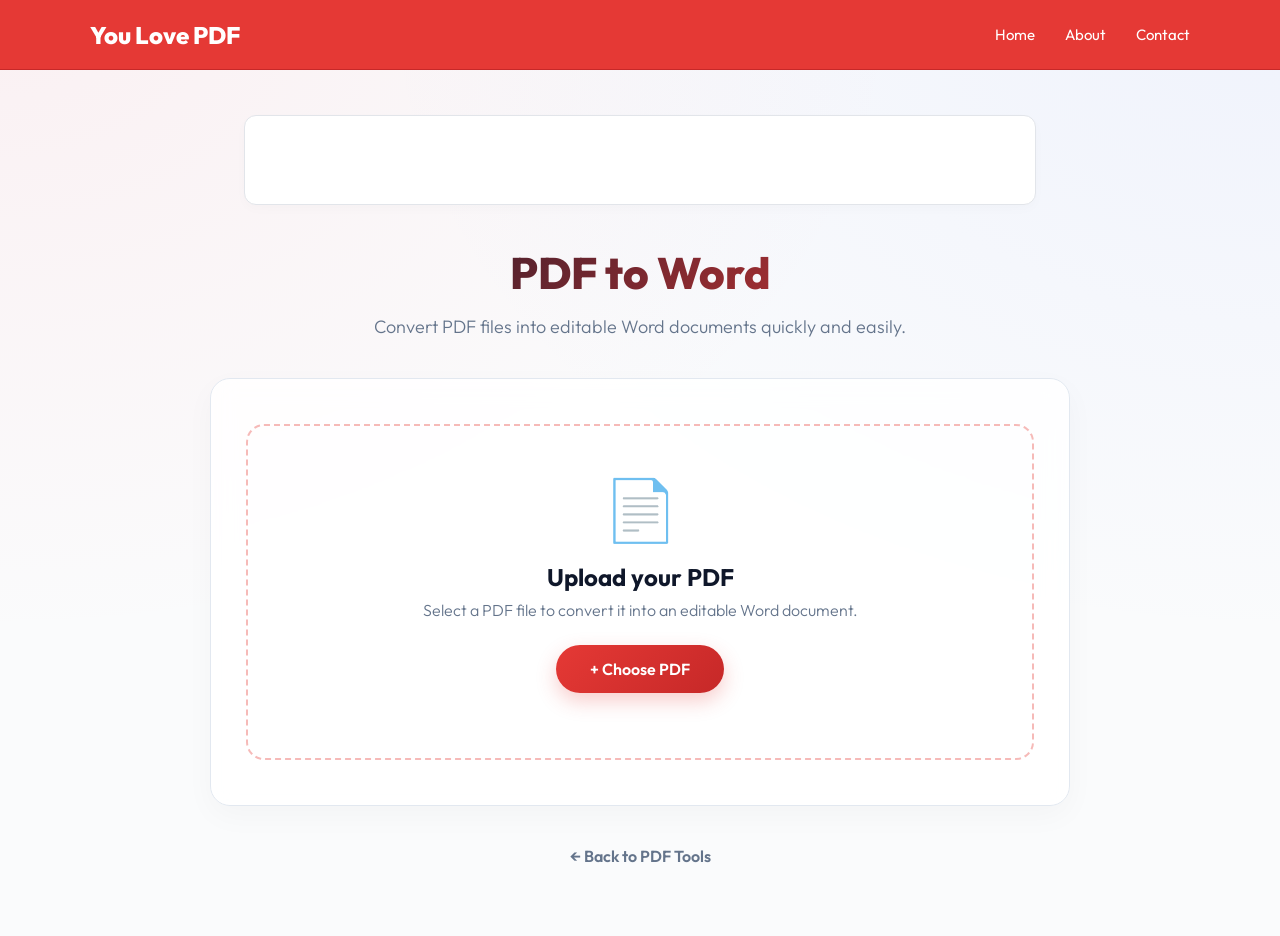
<file: tools/pdf-to-word.html>
<!DOCTYPE html>
<html lang="en">
<head>
    <meta charset="UTF-8">
    <meta name="viewport" content="width=device-width, initial-scale=1.0">

    <title>PDF to Word Converter Online - Free PDF to Word | You Love PDF</title>

    <meta name="description" content="Convert PDF to Word online for free with You Love PDF. Upload your PDF and convert it into an editable Word document quickly and easily.">

    <meta name="keywords" content="PDF to Word, PDF to Word converter, convert PDF to Word, PDF converter online, PDF to DOCX, free PDF to Word">

    <meta name="robots" content="index, follow">

    <link rel="canonical" href="https://youlovepdf.online/tools/pdf-to-word.html">

    <link rel="icon" type="image/png" href="/favicon.png">

    <meta property="og:title" content="PDF to Word Converter Online - Free PDF to Word">
    <meta property="og:description" content="Convert PDF files to editable Word documents online for free with You Love PDF.">
    <meta property="og:type" content="website">
    <meta property="og:url" content="https://youlovepdf.online/tools/pdf-to-word.html">
    <meta property="og:site_name" content="You Love PDF">

    <!-- Google Fonts -->
    <link rel="preconnect" href="https://fonts.googleapis.com">
    <link rel="preconnect" href="https://fonts.gstatic.com" crossorigin>

    <link href="https://fonts.googleapis.com/css2?family=Outfit:wght@300;400;600;800&display=swap" rel="stylesheet">


    <style>

        * {
            margin: 0;
            padding: 0;
            box-sizing: border-box;
        }


        body {
            font-family: 'Outfit', sans-serif;
            background-color: #fafbfc;

            background-image:
                radial-gradient(
                    at 0% 0%,
                    hsla(353,100%,73%,0.08) 0px,
                    transparent 50%
                ),
                radial-gradient(
                    at 100% 0%,
                    hsla(228,100%,74%,0.08) 0px,
                    transparent 50%
                );

            background-attachment: fixed;

            color: #1e293b;

            overflow-x: hidden;
        }


        /* HEADER */

        .header {
            width: 100%;
            min-height: 70px;

            background: #e53935;

            display: flex;
            align-items: center;
            justify-content: space-between;

            padding: 0 7%;

            border-bottom: 1px solid #c62828;

            position: sticky;
            top: 0;

            z-index: 1000;
        }


        .logo {
            font-size: 24px;
            font-weight: 800;
            color: #ffffff;
        }


        .navbar {
            display: flex;
            gap: 30px;
        }


        .navbar a {
            text-decoration: none;
            color: #ffffff;
            font-size: 15px;

            transition: color 0.2s ease;
        }


        .navbar a:hover {
            color: #ffd6d6;
        }


        /* MAIN */

        .container {
            max-width: 900px;

            margin: 45px auto 70px;

            padding: 0 20px;
        }


        /* TOP AD */

        .ad-container {
            width: min(970px, 92%);

            min-height: 90px;

            margin: 0 auto 40px;

            background: #ffffff;

            border: 1px solid #e2e5ea;

            border-radius: 12px;

            display: flex;

            align-items: center;
            justify-content: center;

            color: #999;

            font-size: 13px;

            position: relative;

            overflow: hidden;

            box-shadow: 0 4px 12px rgba(0,0,0,0.02);
        }


        .ad-container iframe {
            display: block !important;
            margin: 0 auto !important;
        }


        /* TITLE */

        h1 {
            text-align: center;

            font-size: 44px;

            font-weight: 800;

            margin-bottom: 15px;

            background:
                linear-gradient(
                    135deg,
                    #0f172a 0%,
                    #e53935 100%
                );

            -webkit-background-clip: text;

            -webkit-text-fill-color: transparent;
        }


        .description {
            text-align: center;

            color: #64748b;

            font-size: 18px;

            margin-bottom: 40px;

            font-weight: 300;
        }


        /* TOOL CARD */

        .tool-card {
            background: rgba(255, 255, 255, 0.85);

            backdrop-filter: blur(12px);

            border: 1px solid #e2e8f0;

            border-radius: 20px;

            padding: 45px 35px;

            text-align: center;

            box-shadow:
                0 10px 30px rgba(0,0,0,0.03);
        }


        /* UPLOAD BOX */

        .upload-box {
            border:
                2px dashed
                rgba(229, 57, 53, 0.35);

            border-radius: 18px;

            padding: 45px 25px;

            transition: all 0.3s ease;
        }


        .upload-box:hover {
            border-color: #e53935;

            background: #ffffff;
        }


        .upload-icon {
            font-size: 60px;

            margin-bottom: 15px;
        }


        .upload-box h2 {
            color: #0f172a;

            font-size: 24px;

            margin-bottom: 8px;

            font-weight: 700;
        }


        .upload-box p {
            color: #64748b;

            margin-bottom: 25px;

            font-weight: 300;
        }


        /* FILE INPUT */

        #pdfFile {
            display: none;
        }


        .choose-button {
            display: inline-block;

            background:
                linear-gradient(
                    135deg,
                    #e53935,
                    #c62828
                );

            color: white;

            padding: 14px 34px;

            border-radius: 50px;

            cursor: pointer;

            font-size: 16px;

            font-weight: 600;

            box-shadow:
                0 8px 20px
                rgba(229, 57, 53, 0.25);

            transition:
                transform 0.2s,
                box-shadow 0.2s;
        }


        .choose-button:hover {
            transform: translateY(-2px);

            box-shadow:
                0 12px 25px
                rgba(229, 57, 53, 0.35);
        }


        /* FILE INFO */

        #fileInfo {
            display: none;

            margin-top: 25px;

            background: #f8fafc;

            border: 1px solid #e2e8f0;

            border-radius: 14px;

            padding: 16px;

            text-align: left;
        }


        .file-info-title {
            font-size: 12px;

            color: #64748b;

            margin-bottom: 5px;

            font-weight: 600;
        }


        #fileName {
            font-size: 16px;

            color: #0f172a;

            font-weight: 600;

            word-break: break-word;
        }


        #fileSize {
            color: #94a3b8;

            font-size: 13px;

            margin-top: 4px;
        }


        /* CONVERT BUTTON */

        #convertButton {
            display: none;

            width: 100%;

            margin-top: 25px;

            padding: 15px 32px;

            background:
                linear-gradient(
                    135deg,
                    #e53935,
                    #c62828
                );

            color: white;

            border: none;

            border-radius: 50px;

            cursor: pointer;

            font-size: 16px;

            font-weight: 600;

            box-shadow:
                0 8px 20px
                rgba(229, 57, 53, 0.25);

            transition: transform 0.2s;
        }


        #convertButton:hover {
            transform: translateY(-2px);
        }


        #convertButton:disabled {
            opacity: 0.7;

            cursor: not-allowed;

            transform: none;
        }


        /* PROCESSING */

        #processingArea {
            display: none;

            margin: 30px auto 0;

            max-width: 520px;
        }


        #progressPercentage {
            font-size: 24px;

            font-weight: 800;

            color: #0f172a;

            margin-bottom: 10px;
        }


        .progress-track {
            width: 100%;

            height: 12px;

            background: #e2e8f0;

            border-radius: 999px;

            overflow: hidden;
        }


        #progressBar {
            width: 0%;

            height: 100%;

            background:
                linear-gradient(
                    135deg,
                    #e53935,
                    #c62828
                );

            border-radius: 999px;

            transition: width 0.25s ease;
        }


        #progressText {
            margin-top: 10px;

            color: #64748b;

            font-size: 14px;
        }


        /* AD DURING PROCESSING */

        #pleaseWaitArea {
            display: none;

            margin-top: 20px;
        }


        #pleaseWaitText {
            color: #475569;

            font-size: 14px;

            font-weight: 600;

            margin-bottom: 12px;
        }


        .processing-ad {
            width: 100%;

            min-height: 60px;

            display: flex;

            justify-content: center;

            align-items: center;

            overflow: hidden;

            background: #ffffff;

            border-radius: 12px;

            border: 1px solid #e2e8f0;
        }


        .processing-ad iframe {
            display: block !important;

            margin: 0 auto !important;
        }


        /* DOWNLOAD */

        #downloadButton {
            display: none;

            width: 100%;

            margin: 24px auto 0;

            padding: 15px 32px;

            background:
                linear-gradient(
                    135deg,
                    #10b981,
                    #059669
                );

            color: white;

            border: none;

            border-radius: 50px;

            cursor: pointer;

            font-size: 16px;

            font-weight: 600;

            box-shadow:
                0 8px 20px
                rgba(16, 185, 129, 0.25);

            transition: transform 0.2s;
        }


        #downloadButton:hover {
            transform: translateY(-2px);

            box-shadow:
                0 12px 25px
                rgba(16, 185, 129, 0.35);
        }


        /* STATUS */

        #status {
            margin-top: 20px;

            color: #0f172a;

            font-weight: 600;

            line-height: 1.5;

            font-size: 15px;
        }


        /* BACK */

        .back-button {
            display: block;

            width: fit-content;

            margin: 40px auto 0;

            text-decoration: none;

            color: #64748b;

            font-weight: 600;

            transition: color 0.2s;
        }


        .back-button:hover {
            color: #e53935;
        }


        /* MOBILE */

        @media (max-width: 800px) {

            .header {
                min-height: auto;

                padding: 20px;

                flex-direction: column;

                gap: 15px;
            }


            .navbar {
                gap: 18px;

                flex-wrap: wrap;

                justify-content: center;
            }


            .container {
                margin: 40px auto;
            }


            h1 {
                font-size: 34px;
            }


            .description {
                font-size: 16px;
            }


            .tool-card {
                padding: 25px 18px;
            }


            .upload-box {
                padding: 35px 18px;
            }

        }

    </style>

</head>


<body>


<header class="header">

    <div class="logo">
        You Love PDF
    </div>


    <nav class="navbar">

        <a href="https://youlovepdf.online/">
            Home
        </a>

        <a href="https://youlovepdf.online/#about">
            About
        </a>

        <a href="https://youlovepdf.online/#contact">
            Contact
        </a>

    </nav>

</header>



<main class="container">


    <!-- TOP AD -->

    <div class="ad-container">

        <script>
            atOptions = {
                'key' : '732f22f6c131ad492451f9a21d5b692e',
                'format' : 'iframe',
                'height' : 60,
                'width' : 468,
                'params' : {}
            };
        </script>

        <script src="https://www.highrevenueformat.com/732f22f6c131ad492451f9a21d5b692e/invoke.js">
        </script>

    </div>



    <h1>
        PDF to Word
    </h1>


    <p class="description">
        Convert PDF files into editable Word documents quickly and easily.
    </p>



    <div class="tool-card">


        <!-- UPLOAD BOX -->

        <div class="upload-box">

            <div class="upload-icon">
                📄
            </div>


            <h2>
                Upload your PDF
            </h2>


            <p>
                Select a PDF file to convert it into an editable Word document.
            </p>


            <label
                for="pdfFile"
                class="choose-button"
            >
                + Choose PDF
            </label>


            <input
                type="file"
                id="pdfFile"
                accept="application/pdf,.pdf"
            >



            <!-- FILE INFO -->

            <div id="fileInfo">

                <div class="file-info-title">
                    Selected PDF
                </div>


                <div id="fileName"></div>


                <div id="fileSize"></div>

            </div>



            <!-- CONVERT BUTTON -->

            <button id="convertButton">
                Convert to Word
            </button>



            <!-- PROCESSING -->

            <div id="processingArea">


                <div id="progressPercentage">
                    0%
                </div>


                <div class="progress-track">

                    <div id="progressBar"></div>

                </div>


                <div id="progressText">
                    Preparing PDF...
                </div>



                <!-- WAIT + AD -->

                <div id="pleaseWaitArea">


                    <div id="pleaseWaitText">
                        Please wait while your Word document is being created...
                    </div>


                    <div class="processing-ad">


                        <script>
                            atOptions = {
                                'key' : '732f22f6c131ad492451f9a21d5b692e',
                                'format' : 'iframe',
                                'height' : 60,
                                'width' : 468,
                                'params' : {}
                            };
                        </script>


                        <script src="https://www.highrevenueformat.com/732f22f6c131ad492451f9a21d5b692e/invoke.js">
                        </script>


                    </div>

                </div>



                <!-- DOWNLOAD -->

                <button id="downloadButton">
                    Download Word
                </button>

            </div>



            <div id="status"></div>

        </div>

    </div>



    <a
        href="https://youlovepdf.online/"
        class="back-button"
    >
        ← Back to PDF Tools
    </a>

</main>



<script>


    /* =====================================================
       BACKEND
    ===================================================== */

    const BACKEND_URL =
        "https://you-love-pdf-backend.onrender.com";



    /* =====================================================
       ELEMENTS
    ===================================================== */

    const pdfFile =
        document.getElementById("pdfFile");

    const fileInfo =
        document.getElementById("fileInfo");

    const fileName =
        document.getElementById("fileName");

    const fileSize =
        document.getElementById("fileSize");

    const convertButton =
        document.getElementById("convertButton");

    const downloadButton =
        document.getElementById("downloadButton");

    const processingArea =
        document.getElementById("processingArea");

    const progressBar =
        document.getElementById("progressBar");

    const progressPercentage =
        document.getElementById("progressPercentage");

    const progressText =
        document.getElementById("progressText");

    const pleaseWaitArea =
        document.getElementById("pleaseWaitArea");

    const status =
        document.getElementById("status");



    /* =====================================================
       VARIABLES
    ===================================================== */

    let selectedPdf = null;

    let downloadUrl = null;



    /* =====================================================
       FILE SIZE
    ===================================================== */

    function formatSize(bytes) {

        if (bytes < 1024) {

            return bytes + " B";

        }


        if (bytes < 1024 * 1024) {

            return (
                bytes / 1024
            ).toFixed(2) + " KB";

        }


        return (
            bytes / (1024 * 1024)
        ).toFixed(2) + " MB";

    }



    /* =====================================================
       PDF FILE SELECTION
    ===================================================== */

    pdfFile.addEventListener(
        "change",
        function() {

            if (!pdfFile.files.length) {
                return;
            }


            const file =
                pdfFile.files[0];


            if (
                file.type !== "application/pdf" &&
                !file.name
                    .toLowerCase()
                    .endsWith(".pdf")
            ) {

                alert(
                    "Please select a PDF file."
                );

                pdfFile.value = "";

                return;
            }


            selectedPdf = file;


            fileName.textContent =
                file.name;


            fileSize.textContent =
                formatSize(file.size);


            fileInfo.style.display =
                "block";


            convertButton.style.display =
                "block";


            downloadButton.style.display =
                "none";


            processingArea.style.display =
                "none";


            status.textContent = "";


            /* Remove old download URL */

            if (downloadUrl) {

                URL.revokeObjectURL(
                    downloadUrl
                );

                downloadUrl = null;

            }

        }
    );



    /* =====================================================
       CONVERT PDF TO WORD
    ===================================================== */

    convertButton.addEventListener(
        "click",
        async function() {

            if (!selectedPdf) {

                alert(
                    "Please select a PDF file."
                );

                return;
            }


            convertButton.disabled =
                true;


            convertButton.textContent =
                "Converting...";


            downloadButton.style.display =
                "none";


            processingArea.style.display =
                "block";


            pleaseWaitArea.style.display =
                "block";


            progressBar.style.width =
                "5%";


            progressPercentage.textContent =
                "5%";


            progressText.textContent =
                "Uploading PDF...";


            status.style.color =
                "#0f172a";


            status.textContent =
                "Converting your PDF...";


            try {


                /* =================================================
                   CREATE FORM DATA
                ================================================= */

                const formData =
                    new FormData();


                formData.append(
                    "file",
                    selectedPdf
                );



                /* =================================================
                   UPLOAD
                ================================================= */

                progressBar.style.width =
                    "15%";


                progressPercentage.textContent =
                    "15%";


                progressText.textContent =
                    "Uploading PDF...";



                /* =================================================
                   CALL RENDER BACKEND
                ================================================= */

                const response =
                    await fetch(
                        BACKEND_URL +
                        "/pdf-to-word",
                        {
                            method: "POST",
                            body: formData
                        }
                    );



                /* =================================================
                   CHECK RESPONSE
                ================================================= */

                if (!response.ok) {

                    let errorMessage =
                        "PDF to Word conversion failed.";


                    try {

                        const errorData =
                            await response.json();


                        if (
                            errorData.message
                        ) {

                            errorMessage =
                                errorData.message;

                        }

                    } catch (error) {

                        /* Ignore JSON parsing error */

                    }


                    throw new Error(
                        errorMessage
                    );

                }



                /* =================================================
                   RECEIVE WORD FILE
                ================================================= */

                progressBar.style.width =
                    "80%";


                progressPercentage.textContent =
                    "80%";


                progressText.textContent =
                    "Preparing Word document...";


                const blob =
                    await response.blob();



                /* =================================================
                   CREATE DOWNLOAD URL
                ================================================= */

                downloadUrl =
                    URL.createObjectURL(
                        blob
                    );



                /* =================================================
                   COMPLETE
                ================================================= */

                progressBar.style.width =
                    "100%";


                progressPercentage.textContent =
                    "100%";


                progressText.textContent =
                    "Conversion completed.";


                status.style.color =
                    "#059669";


                status.textContent =
                    "Your Word document is ready.";



                setTimeout(
                    function() {

                        progressPercentage.style.display =
                            "none";


                        document
                            .querySelector(
                                ".progress-track"
                            )
                            .style.display =
                            "none";


                        progressText.style.display =
                            "none";


                        pleaseWaitArea.style.display =
                            "none";


                        downloadButton.style.display =
                            "block";

                    },
                    300
                );


            } catch (error) {


                console.error(
                    "PDF to Word error:",
                    error
                );


                progressBar.style.width =
                    "0%";


                progressPercentage.textContent =
                    "0%";


                progressText.textContent =
                    "Conversion failed.";


                status.style.color =
                    "#dc2626";


                status.textContent =
                    error.message ||
                    "PDF to Word conversion failed. Please try again.";


                pleaseWaitArea.style.display =
                    "none";


                convertButton.disabled =
                    false;


                convertButton.textContent =
                    "Convert to Word";

            }

        }
    );



    /* =====================================================
       DOWNLOAD WORD
    ===================================================== */

    downloadButton.addEventListener(
        "click",
        function() {

            if (!downloadUrl) {

                alert(
                    "Word document is not ready yet."
                );

                return;
            }


            const a =
                document.createElement(
                    "a"
                );


            a.href =
                downloadUrl;


            a.download =
                "pdf-to-word.docx";


            document.body.appendChild(a);


            a.click();


            document.body.removeChild(a);

        }
    );


</script>


</body>
</html>
</file>
